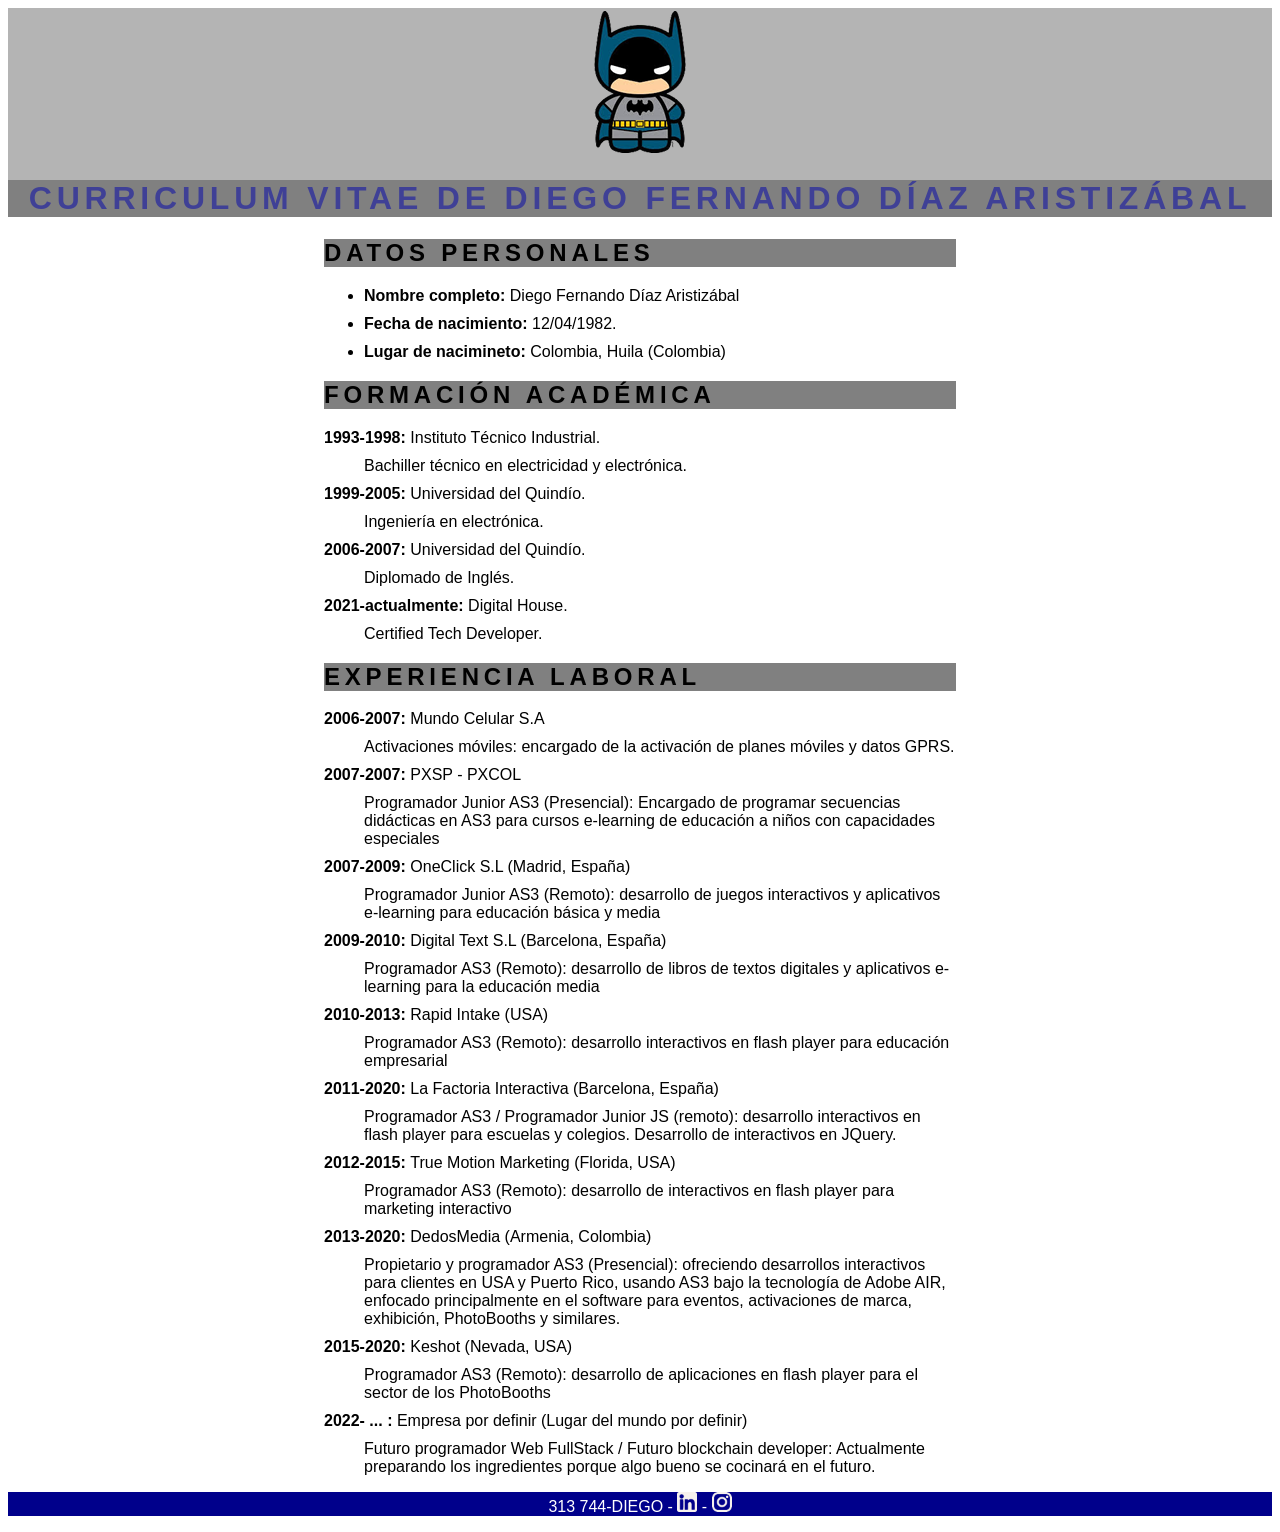
<file: Clase 5/index.html>
<!DOCTYPE html>
<html>

<head>
    <meta charset='utf-8'>
    <meta http-equiv='X-UA-Compatible' content='IE=edge'>
    <title>C.V Diego Fernando Díaz A.</title>
    <meta name='viewport' content='width=device-width, initial-scale=1'>
    <link rel='stylesheet' type='text/css' media='screen' href='css/style.css'>
</head>

<body>
    <header>
        <img class="img-background" src="img/batman.png" alt="imagen de Batman">
        <h1>
            CURRICULUM VITAE DE DIEGO FERNANDO DÍAZ ARISTIZÁBAL
        </h1>
    </header>
    <main>
        <section>
            <h2>DATOS PERSONALES</h2>
            <ul>
                <li><span class="bold">Nombre completo:</span> Diego Fernando Díaz Aristizábal</li>
                <li><span class="bold">Fecha de nacimiento:</span> 12/04/1982.</li>
                <li><span class="bold">Lugar de nacimineto:</span> Colombia, Huila  (Colombia)</li>
            </ul>
        </section>
        <section>
            <h2>FORMACIÓN ACADÉMICA</h2>
            <dl>
                <dt><span class="bold">1993-1998:</span> Instituto Técnico Industrial. </dt>
                <dd>Bachiller técnico en electricidad y electrónica.</dd>
                <dt><span class="bold">1999-2005:</span> Universidad del Quindío. </dt>
                <dd>Ingeniería en electrónica.</dd>
                <dt><span class="bold">2006-2007:</span> Universidad del Quindío.</dt>
                <dd>Diplomado de Inglés.</dd>
                <dt><span class="bold">2021-actualmente:</span> Digital House.</dt>
                <dd>Certified Tech Developer.</dd>
            </dl>
        </section>
        <section>
            <h2>EXPERIENCIA LABORAL</h2>
            <dl>
                <dt><span class="bold">2006-2007: </span>Mundo Celular S.A</dt>
                <dd>Activaciones móviles: encargado de la activación de planes móviles y datos GPRS.</dd>
                <dt><span class="bold">2007-2007: </span>PXSP - PXCOL</dt>
                <dd>Programador Junior AS3 (Presencial): Encargado de programar secuencias didácticas en AS3 para cursos e-learning de educación a niños con capacidades especiales</dd>
                <dt><span class="bold">2007-2009: </span>OneClick S.L (Madrid, España)</dt>
                <dd>Programador Junior AS3 (Remoto): desarrollo de juegos interactivos y aplicativos e-learning para educación básica y media</dd>
                <dt><span class="bold">2009-2010: </span>Digital Text S.L (Barcelona, España)</dt>
                <dd>Programador AS3 (Remoto): desarrollo de libros de textos digitales y aplicativos e-learning para la educación media</dd>
                <dt><span class="bold">2010-2013: </span>Rapid Intake (USA)</dt>
                <dd>Programador AS3 (Remoto): desarrollo interactivos en flash player para educación empresarial</dd>
                <dt><span class="bold">2011-2020: </span>La Factoria Interactiva (Barcelona, España)</dt>
                <dd>Programador AS3 / Programador Junior JS (remoto): desarrollo interactivos en flash player para escuelas y colegios. Desarrollo de interactivos en JQuery.</dd>
                <dt><span class="bold">2012-2015: </span>True Motion Marketing (Florida, USA)</dt>
                <dd>Programador AS3 (Remoto): desarrollo de interactivos en flash player para marketing interactivo</dd>
                <dt><span class="bold">2013-2020: </span>DedosMedia (Armenia, Colombia)</dt>
                <dd>Propietario y programador AS3 (Presencial): ofreciendo desarrollos interactivos para clientes en USA y Puerto Rico, usando AS3 bajo la tecnología de Adobe AIR, enfocado principalmente en el software para eventos, activaciones de marca, exhibición, PhotoBooths y similares.</dd>
                <dt><span class="bold">2015-2020: </span>Keshot (Nevada, USA)</dt>
                <dd>Programador AS3 (Remoto): desarrollo de aplicaciones en flash player para el sector de los PhotoBooths</dd>
                <dt><span class="bold">2022- ... : </span> Empresa por definir (Lugar del mundo por definir)</dt>
                <dd>Futuro programador Web FullStack / Futuro blockchain developer: Actualmente preparando los ingredientes porque algo bueno se cocinará en el futuro.</dd>
                
                
            </dl>
        </section>
    </main>
    <footer>
        <p>313 744-DIEGO - <a href="https://www.linkedin.com/in/dedosmedia/" target="_blank"><img src="img/ico_linkedin.png" alt="icono linkedin" class="footer-icon"></a> - <a href="https://www.instagram.com/dedosmedia/"><img src="img/ico_instagram.png" alt="icono instagram"  class="footer-icon"></a></p>
    </footer>

</body>

</html>
</file>
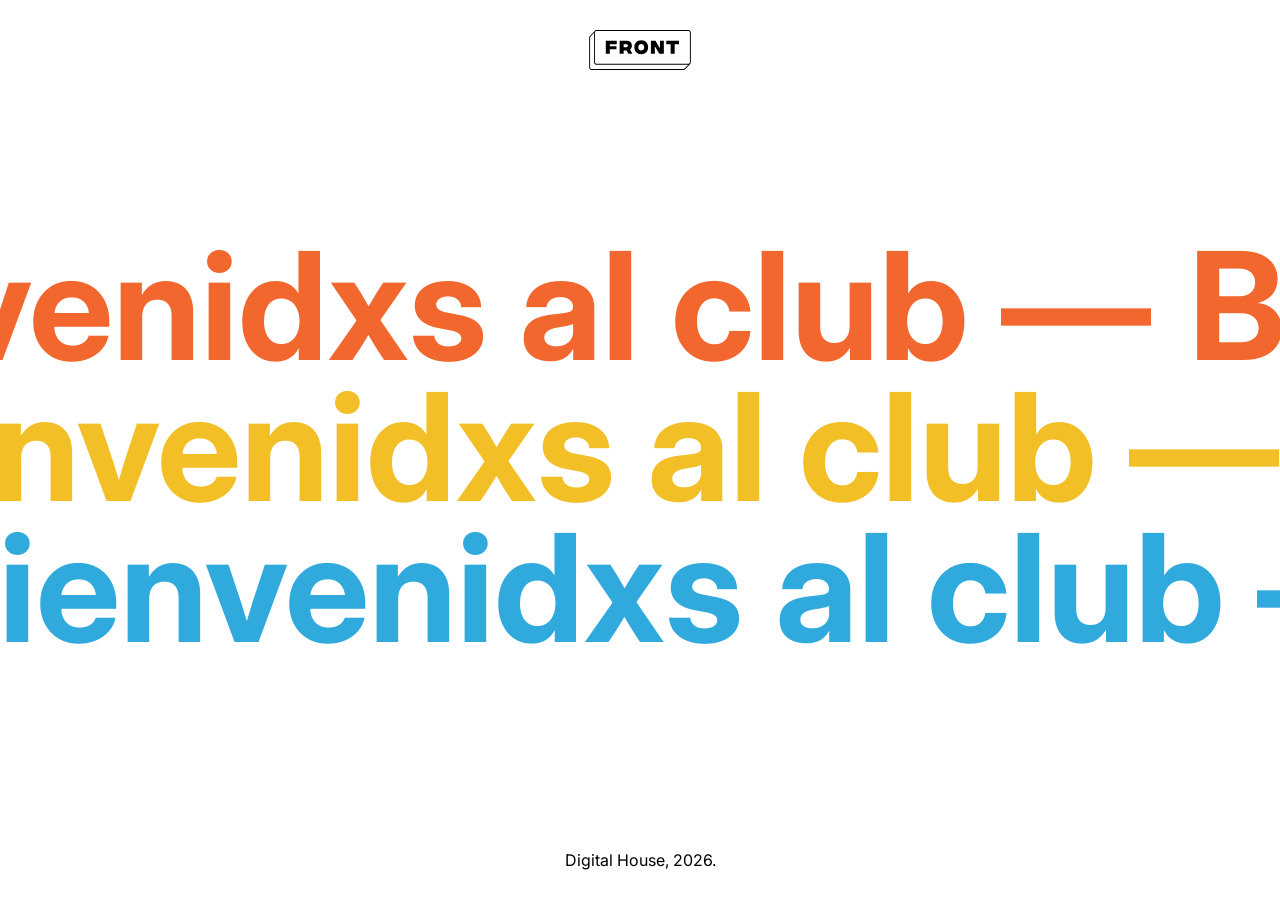
<file: Clase_2/index.html>
<!DOCTYPE html>
<html lang="en">
<head>
    <meta charset="UTF-8">
    <meta http-equiv="X-UA-Compatible" content="IE=edge">
    <meta name="viewport" content="width=device-width, initial-scale=1.0">
    <title>Document</title>
    <link rel="stylesheet" href="css/style.css">
</head>
<body>
    <div class="container">
        <header>
            <img class="logo" src="img/logo.svg" alt="">
        </header>
        <main>
            <div class="marquee">
                <div class="marquee__inner">
                    <span>Bienvenidxs al club —</span>
                    <span>Bienvenidxs al club —</span>
                    <span>Bienvenidxs al club —</span>
                    <span>Bienvenidxs al club —</span>
                </div>
            </div>
            <div class="marquee">
                <div class="marquee__inner">
                    <span>Bienvenidxs al club —</span>
                    <span>Bienvenidxs al club —</span>
                    <span>Bienvenidxs al club —</span>
                    <span>Bienvenidxs al club —</span>
                </div>
            </div>
            <div class="marquee">
                <div class="marquee__inner">
                    <span>Bienvenidxs al club —</span>
                    <span>Bienvenidxs al club —</span>
                    <span>Bienvenidxs al club —</span>
                    <span>Bienvenidxs al club —</span>
                </div>
            </div>
        </main>
        <footer></footer>
        <script>
            window.addEventListener('load', () => {
                let today = new Date();
                document.querySelector('footer').innerText = `Digital House, ${ today.getFullYear() }.`
            })
        </script>
    </div>
</body>
</html>
</file>
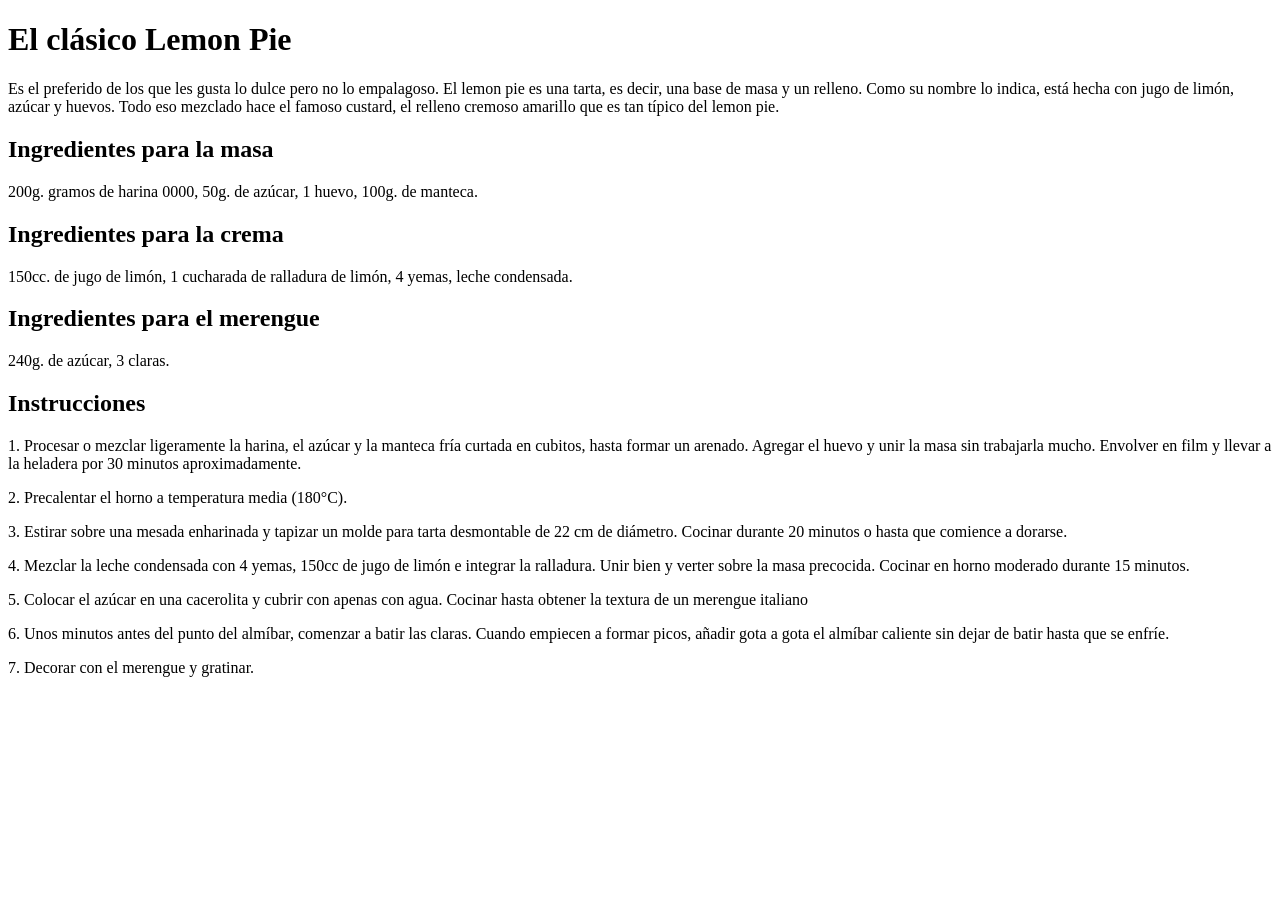
<file: Clase_3/index.html>
<!DOCTYPE html>
<html lang="en">
<head>
    <meta charset="UTF-8">
    <meta http-equiv="X-UA-Compatible" content="IE=edge">
    <meta name="viewport" content="width=device-width, initial-scale=1.0">
    <title>Document</title>
</head>
<body>


<h1>El clásico Lemon Pie</h1>
<p>Es el preferido de los que les gusta lo dulce pero no lo empalagoso. El lemon pie es una tarta, es decir, una base de masa y un relleno. Como su nombre lo indica, está hecha con jugo de limón, azúcar y huevos. Todo eso mezclado hace el famoso custard, el relleno cremoso amarillo que es tan típico del lemon pie.
</p>
<h2>Ingredientes para la masa</h2>
<p>200g. gramos de harina 0000, 50g. de azúcar, 1 huevo, 100g. de manteca.</p>
<h2>Ingredientes para la crema</h2>
<p>150cc. de jugo de limón, 1 cucharada de ralladura de limón, 4 yemas, leche condensada.
</p>
<h2>Ingredientes para el merengue</h2>
<p>240g. de azúcar, 3 claras.</p>
<h2>Instrucciones</h2>
<p>1. Procesar o mezclar ligeramente la harina, el azúcar y la manteca fría curtada en cubitos, hasta formar un arenado. Agregar el huevo y unir la masa sin trabajarla mucho. Envolver en film y llevar a la heladera por 30 minutos aproximadamente.</p>
<p>2. Precalentar el horno a temperatura media (180°C).</p>
<p>3. Estirar sobre una mesada enharinada y tapizar un molde para tarta desmontable de 22 cm de diámetro. Cocinar durante 20 minutos o hasta que comience a dorarse.</p>
<p>4. Mezclar la leche condensada con 4 yemas, 150cc de jugo de limón e integrar la ralladura. Unir bien y verter sobre la masa precocida. Cocinar en horno moderado durante 15 minutos.</p>
<p>5. Colocar el azúcar en una cacerolita y cubrir con apenas con agua. Cocinar hasta obtener la textura de un merengue italiano</p>
<p>6. Unos minutos antes del punto del almíbar, comenzar a batir las claras. Cuando empiecen a formar picos, añadir gota a gota el almíbar caliente sin dejar de batir hasta que se enfríe.</p>
<p>7. Decorar con el merengue y gratinar.</p>


</body>
</html>
</file>
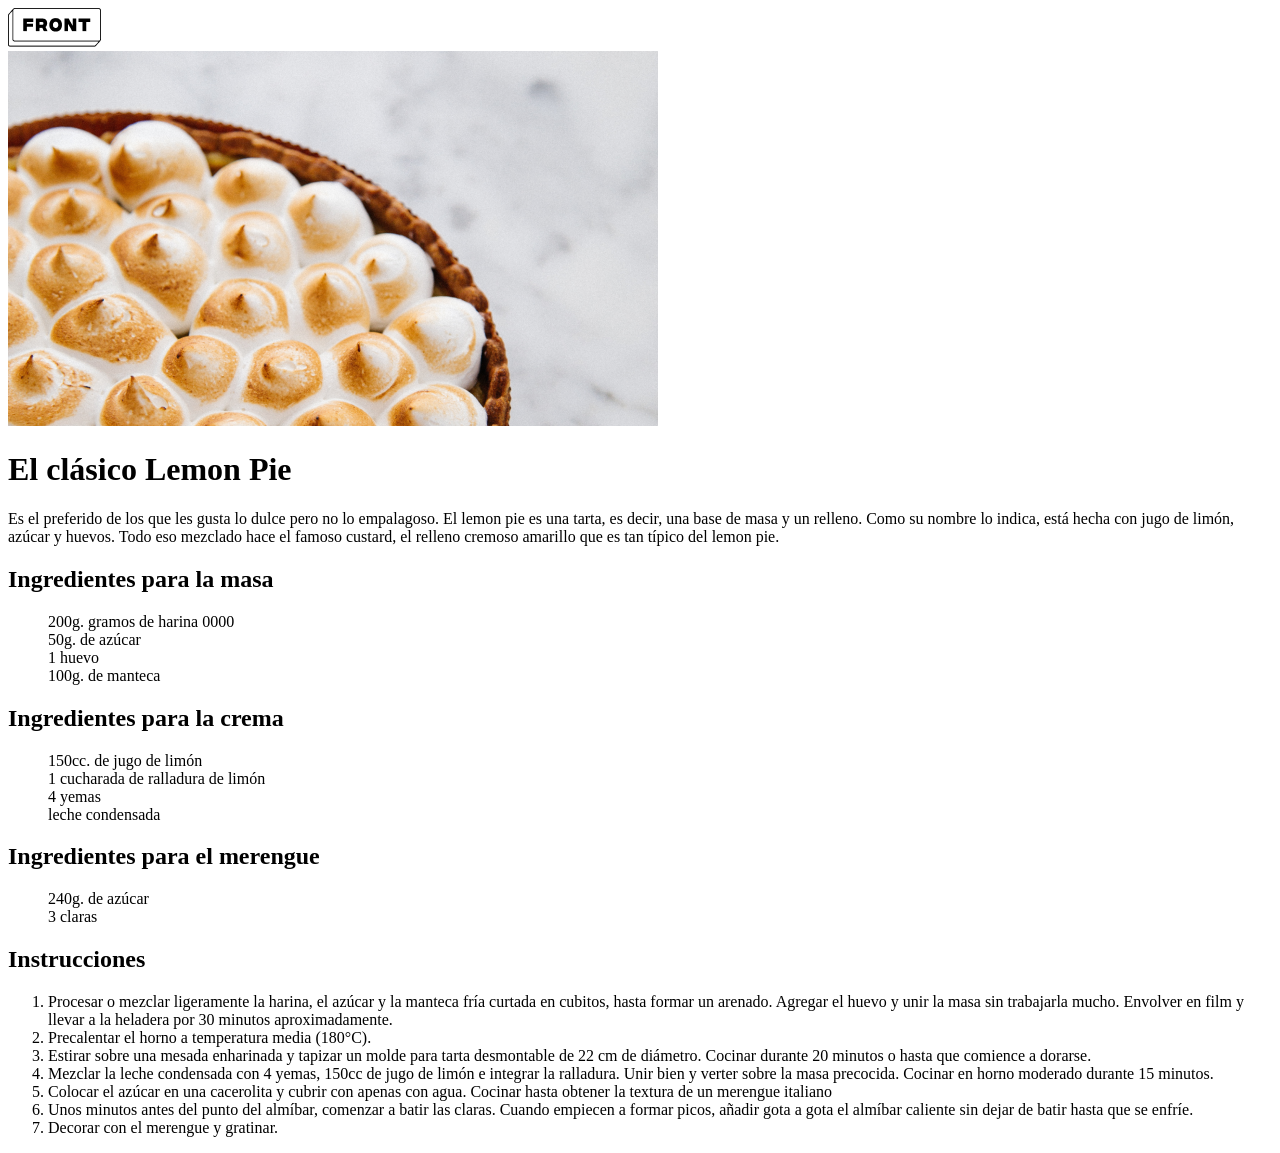
<file: Clase_4/index.html>
<!DOCTYPE html>
<html lang="en">
  <head>
    <meta charset="UTF-8" />
    <meta http-equiv="X-UA-Compatible" content="IE=edge" />
    <meta name="viewport" content="width=device-width, initial-scale=1.0" />
    <title>El clásico lemon pie</title>
  </head>
  <body>
    <header>
        
        <img src="img/logo-front.png" alt="imagen con el texto FRONT">
        <br>
        <img src="img/lemon-pie.png" alt="Foto con un pie de limón">
        <br>
      <h1>El clásico Lemon Pie</h1>
      <p>
        Es el preferido de los que les gusta lo dulce pero no lo empalagoso. El
        lemon pie es una tarta, es decir, una base de masa y un relleno. Como su
        nombre lo indica, está hecha con jugo de limón, azúcar y huevos. Todo
        eso mezclado hace el famoso custard, el relleno cremoso amarillo que es
        tan típico del lemon pie.
      </p>
    </header>
    <section>
      <h2>Ingredientes para la masa</h2>
	  <ul type="none">
			<li>200g. gramos de harina 0000</li>
			<li>50g. de azúcar</li>
			<li>1 huevo</li>
			<li>100g. de manteca</li>
      </ul>
      <h2>Ingredientes para la crema</h2>
	  <ul type="none">
		<li>150cc. de jugo de limón</li>
		<li>1 cucharada de ralladura de limón</li>
		<li>4 yemas</li>
		<li>leche condensada</li>
	  </ul>
      <h2>Ingredientes para el merengue</h2>      
	  <ul type="none">
		  <li>240g. de azúcar</li>
		  <li>3 claras</li>
	  </ul>
      <h2>Instrucciones</h2>
        <ol>
            <li>Procesar o mezclar ligeramente la harina, el azúcar y la manteca fría
                curtada en cubitos, hasta formar un arenado. Agregar el huevo y unir la
                masa sin trabajarla mucho. Envolver en film y llevar a la heladera por
                30 minutos aproximadamente.</li>
            <li>Precalentar el horno a temperatura media (180°C).</li>
            <li>Estirar sobre una mesada enharinada y tapizar un molde para tarta
                desmontable de 22 cm de diámetro. Cocinar durante 20 minutos o hasta que
                comience a dorarse.</li>
            <li>Mezclar la leche condensada con 4 yemas, 150cc de jugo de limón e
                integrar la ralladura. Unir bien y verter sobre la masa precocida.
                Cocinar en horno moderado durante 15 minutos.</li>
            <li>Colocar el azúcar en una cacerolita y cubrir con apenas con agua.
                Cocinar hasta obtener la textura de un merengue italiano</li>
            <li>Unos minutos antes del punto del almíbar, comenzar a batir las
                claras. Cuando empiecen a formar picos, añadir gota a gota el almíbar
                caliente sin dejar de batir hasta que se enfríe.</li>
            <li>Decorar con el merengue y gratinar.</li>
        </ol>

      </p>
    </section>
  </body>
</html>
</file>
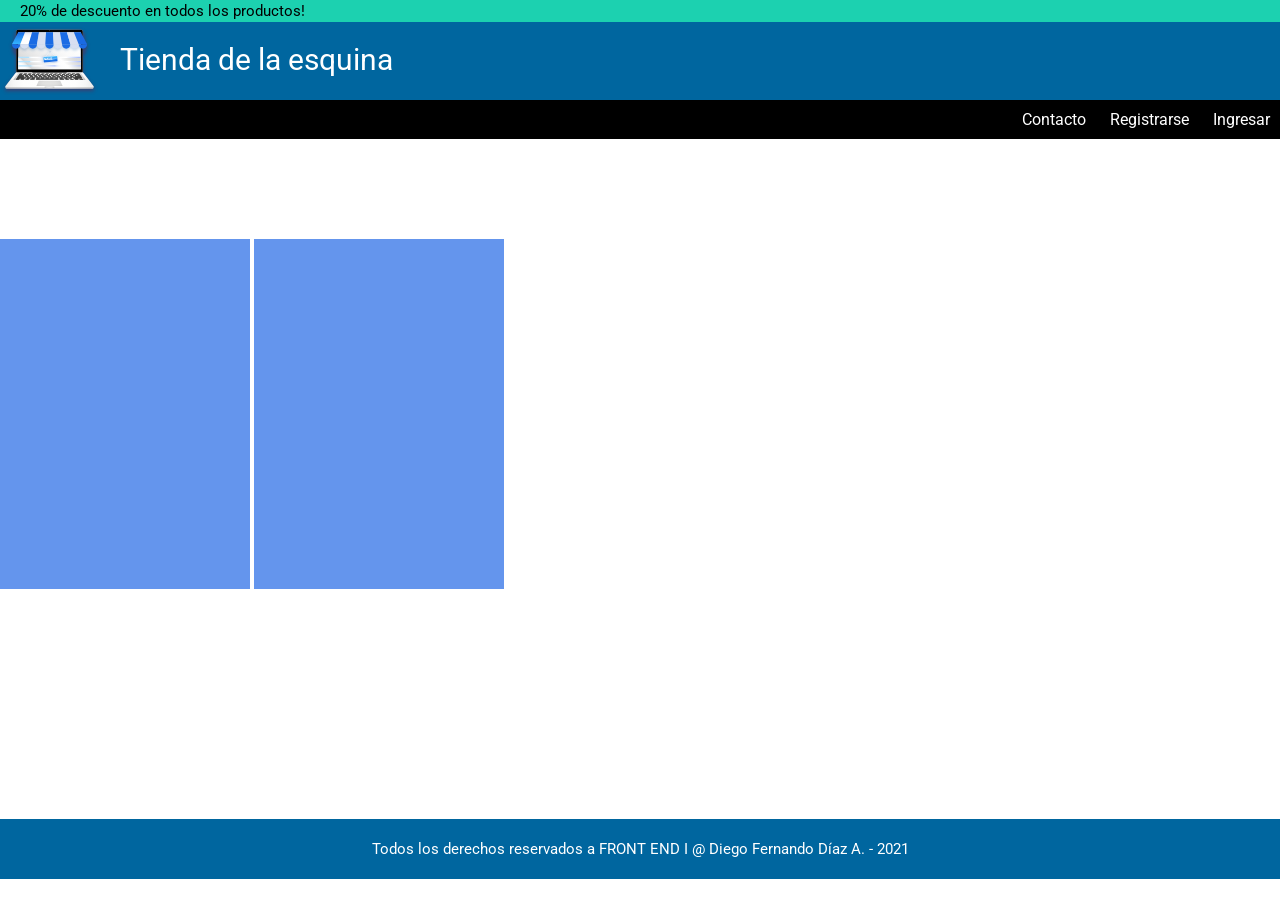
<file: Clase_9/index.html>
<!DOCTYPE html>
<html lang="es">
  <head>
    <meta charset="UTF-8" />
    <meta http-equiv="X-UA-Compatible" content="IE=edge" />
    <meta name="viewport" content="width=device-width, initial-scale=1.0" />
    <title>Tienda de la esquina - Home</title>

    <link rel="stylesheet" href="css/index.css" />
  </head>
  <body>
    <aside>
      <p>20% de descuento en todos los productos!</p>
    </aside>

    <header>
      <img src="images/logo.svg" alt="Logo de nuestra tienda" />
      <h1>Tienda de la esquina</h1>
    </header>
    <nav>
        <ul type="none">
          <li><a href="contacto.html">Contacto</a></li>
          <li><a href="register.html">Registrarse</a></li>
          <li><a href="login.html">Ingresar</a></li>
        </ul>
    </nav>

    <main>
        <div class="cards">
            <div class="card">
              <div class="images">
              </div>
              <div class="description"></div>
            </div>

            <div class="card">
              <div class="images">
              </div>
              <div class="description"></div>
            </div>
        </div>
        
    
    </main>

    <footer>
      <p>Todos los derechos reservados a FRONT END I @ Diego Fernando Díaz A. - 2021</p>
    </footer>
  </body>
</html>
</file>
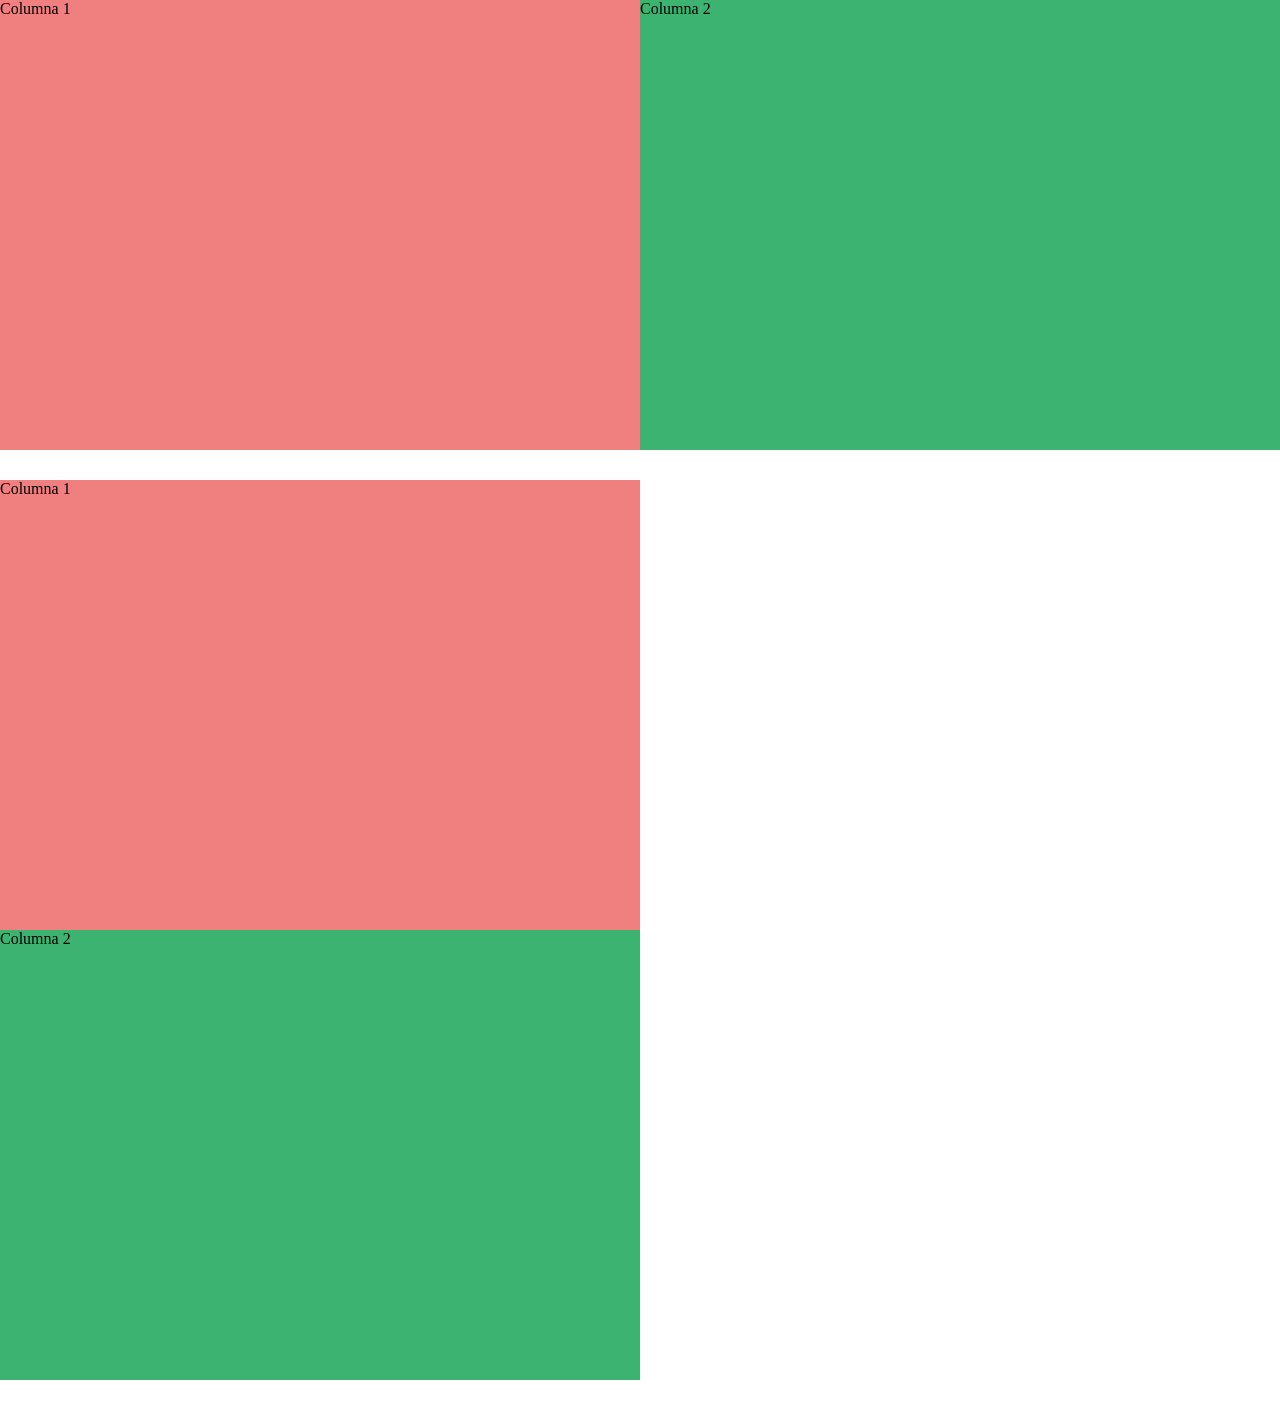
<file: Clase_10/dudas/index.html>
<!DOCTYPE html>
<html lang="en">
  <head>
    <meta charset="UTF-8" />
    <meta http-equiv="X-UA-Compatible" content="IE=edge" />
    <meta name="viewport" content="width=device-width, initial-scale=1.0" />
    <title>Prueba</title>
    <link rel="stylesheet" href="./css/style.css" />
  </head>
  <body>

      <section>
        <div class="column left">Columna 1</div><div class="column right">Columna 2</div>
      </section>
	  

      <section>
		<div class="column left">Columna 1</div>
		<div class="column right">Columna 2</div>
      </section>

  </body>
</html>
</file>
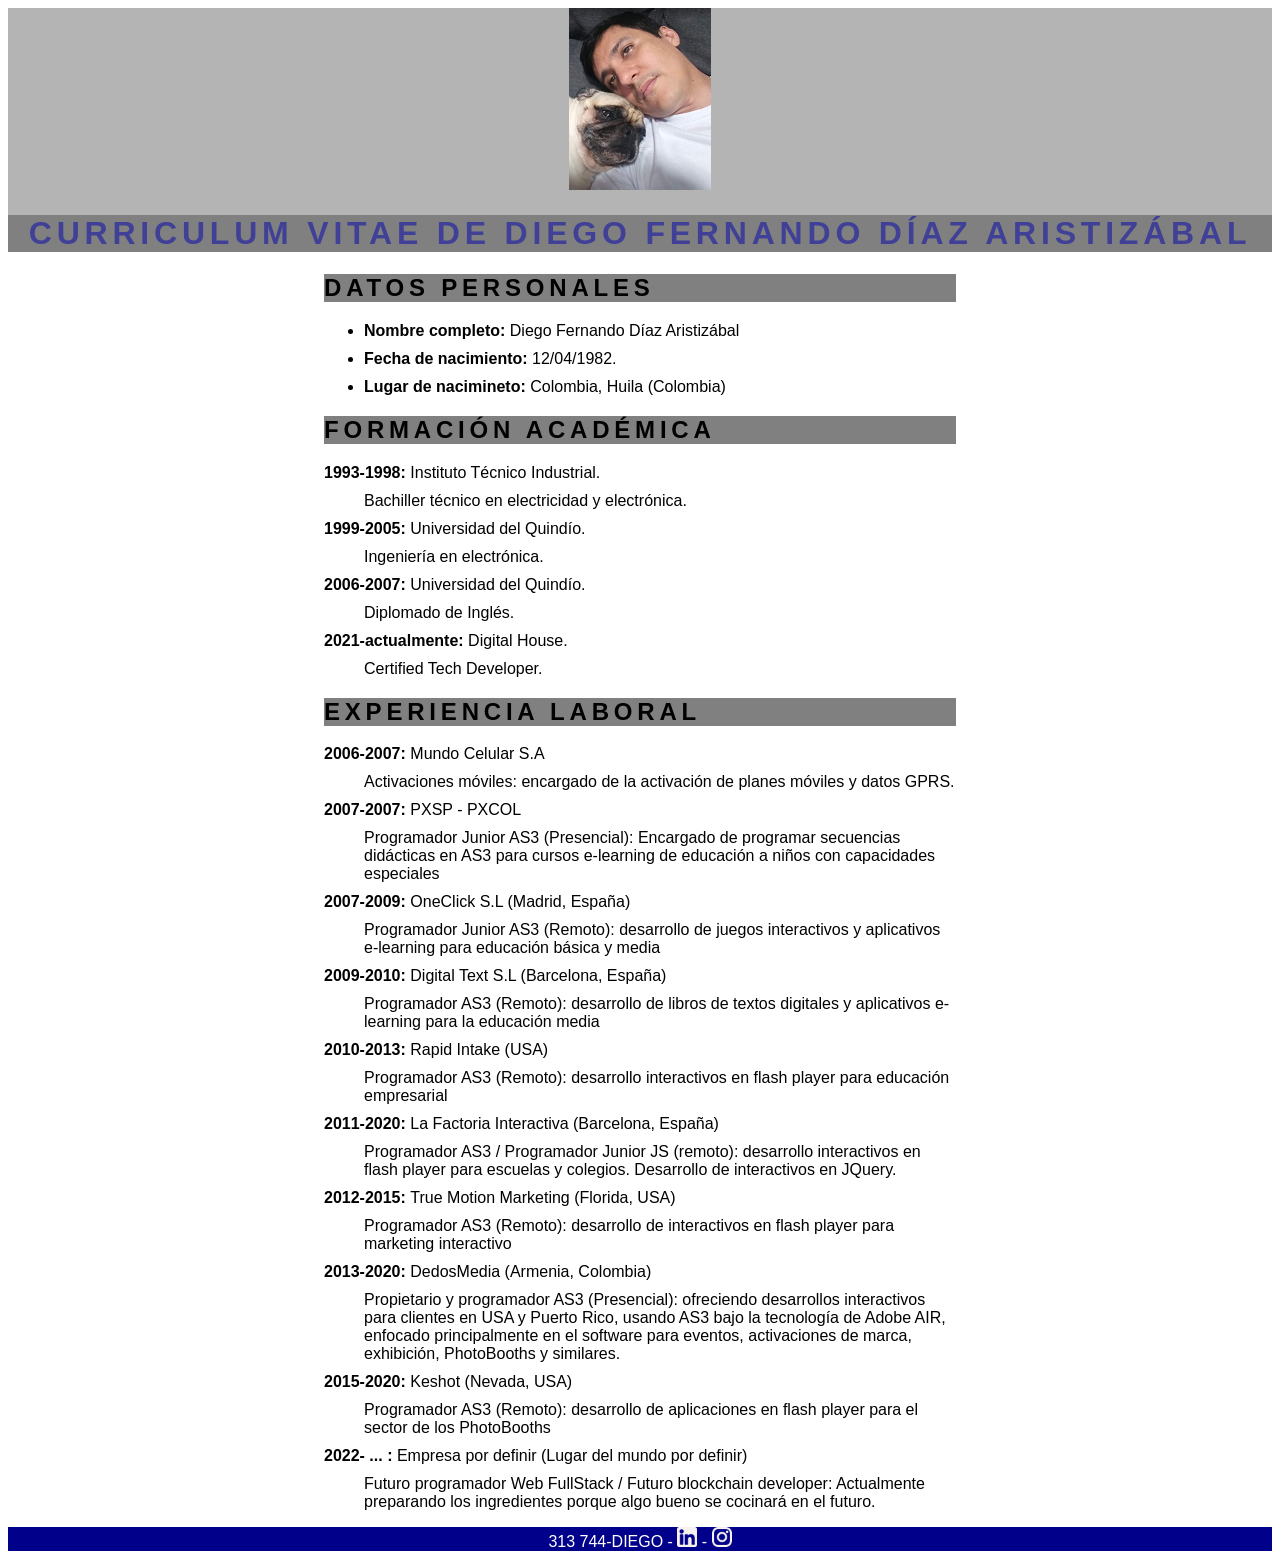
<file: Clase_5/CV/index.html>
<!DOCTYPE html>
<html>

<head>
    <meta charset='utf-8'>
    <meta http-equiv='X-UA-Compatible' content='IE=edge'>
    <title>C.V Diego Fernando Díaz A.</title>
    <meta name='viewport' content='width=device-width, initial-scale=1'>
    <link rel='stylesheet' type='text/css' media='screen' href='css/style.css'>
</head>

<body>
    <header>
        <img class="img-background" src="img/diego.png" alt="imagen de Batman">
        <h1>
            CURRICULUM VITAE DE DIEGO FERNANDO DÍAZ ARISTIZÁBAL
        </h1>
    </header>
    <main>
        <section>
            <h2>DATOS PERSONALES</h2>
            <ul>
                <li><span class="bold">Nombre completo:</span> Diego Fernando Díaz Aristizábal</li>
                <li><span class="bold">Fecha de nacimiento:</span> 12/04/1982.</li>
                <li><span class="bold">Lugar de nacimineto:</span> Colombia, Huila  (Colombia)</li>
            </ul>
        </section>
        <section>
            <h2>FORMACIÓN ACADÉMICA</h2>
            <dl>
                <dt><span class="bold">1993-1998:</span> Instituto Técnico Industrial. </dt>
                <dd>Bachiller técnico en electricidad y electrónica.</dd>
                <dt><span class="bold">1999-2005:</span> Universidad del Quindío. </dt>
                <dd>Ingeniería en electrónica.</dd>
                <dt><span class="bold">2006-2007:</span> Universidad del Quindío.</dt>
                <dd>Diplomado de Inglés.</dd>
                <dt><span class="bold">2021-actualmente:</span> Digital House.</dt>
                <dd>Certified Tech Developer.</dd>
            </dl>
        </section>
        <section>
            <h2>EXPERIENCIA LABORAL</h2>
            <dl>
                <dt><span class="bold">2006-2007: </span>Mundo Celular S.A</dt>
                <dd>Activaciones móviles: encargado de la activación de planes móviles y datos GPRS.</dd>
                <dt><span class="bold">2007-2007: </span>PXSP - PXCOL</dt>
                <dd>Programador Junior AS3 (Presencial): Encargado de programar secuencias didácticas en AS3 para cursos e-learning de educación a niños con capacidades especiales</dd>
                <dt><span class="bold">2007-2009: </span>OneClick S.L (Madrid, España)</dt>
                <dd>Programador Junior AS3 (Remoto): desarrollo de juegos interactivos y aplicativos e-learning para educación básica y media</dd>
                <dt><span class="bold">2009-2010: </span>Digital Text S.L (Barcelona, España)</dt>
                <dd>Programador AS3 (Remoto): desarrollo de libros de textos digitales y aplicativos e-learning para la educación media</dd>
                <dt><span class="bold">2010-2013: </span>Rapid Intake (USA)</dt>
                <dd>Programador AS3 (Remoto): desarrollo interactivos en flash player para educación empresarial</dd>
                <dt><span class="bold">2011-2020: </span>La Factoria Interactiva (Barcelona, España)</dt>
                <dd>Programador AS3 / Programador Junior JS (remoto): desarrollo interactivos en flash player para escuelas y colegios. Desarrollo de interactivos en JQuery.</dd>
                <dt><span class="bold">2012-2015: </span>True Motion Marketing (Florida, USA)</dt>
                <dd>Programador AS3 (Remoto): desarrollo de interactivos en flash player para marketing interactivo</dd>
                <dt><span class="bold">2013-2020: </span>DedosMedia (Armenia, Colombia)</dt>
                <dd>Propietario y programador AS3 (Presencial): ofreciendo desarrollos interactivos para clientes en USA y Puerto Rico, usando AS3 bajo la tecnología de Adobe AIR, enfocado principalmente en el software para eventos, activaciones de marca, exhibición, PhotoBooths y similares.</dd>
                <dt><span class="bold">2015-2020: </span>Keshot (Nevada, USA)</dt>
                <dd>Programador AS3 (Remoto): desarrollo de aplicaciones en flash player para el sector de los PhotoBooths</dd>
                <dt><span class="bold">2022- ... : </span> Empresa por definir (Lugar del mundo por definir)</dt>
                <dd>Futuro programador Web FullStack / Futuro blockchain developer: Actualmente preparando los ingredientes porque algo bueno se cocinará en el futuro.</dd>
                
                
            </dl>
        </section>
    </main>
    <footer>
        <p>313 744-DIEGO - <a href="https://www.linkedin.com/in/dedosmedia/" target="_blank"><img src="img/ico_linkedin.png" alt="icono linkedin" class="footer-icon"></a> - <a href="https://www.instagram.com/dedosmedia/"><img src="img/ico_instagram.png" alt="icono instagram"  class="footer-icon"></a></p>
    </footer>

</body>

</html>
</file>
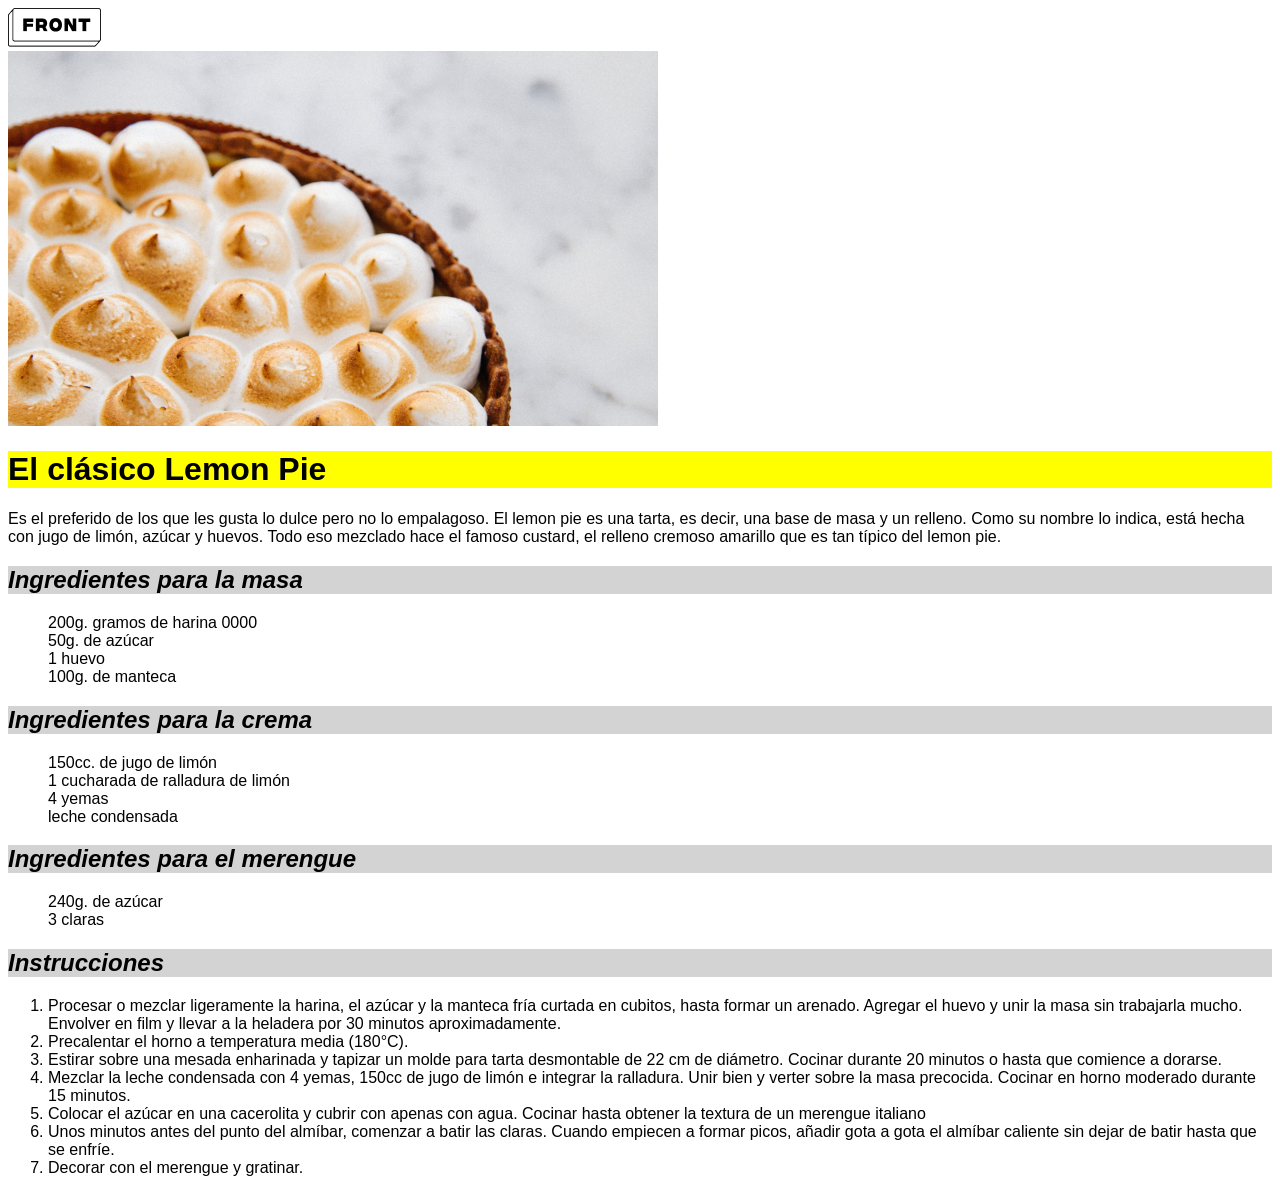
<file: Clase_5/LemonPie/index.html>
<!DOCTYPE html>
<html lang="en">
  <head>
    <meta charset="UTF-8" />
    <meta http-equiv="X-UA-Compatible" content="IE=edge" />
    <meta name="viewport" content="width=device-width, initial-scale=1.0" />
    <title>El clásico lemon pie</title>
    <link rel="stylesheet" href="css/style.css"/>
  </head>
  <body>
    <header>
        
        <img src="img/logo-front.png" alt="imagen con el texto FRONT">
        <br>
        <img src="img/lemon-pie.png" alt="Foto con un pie de limón">
        <br>
      <h1>El clásico Lemon Pie</h1>
      <p>
        Es el preferido de los que les gusta lo dulce pero no lo empalagoso. El
        lemon pie es una tarta, es decir, una base de masa y un relleno. Como su
        nombre lo indica, está hecha con jugo de limón, azúcar y huevos. Todo
        eso mezclado hace el famoso custard, el relleno cremoso amarillo que es
        tan típico del lemon pie.
      </p>
    </header>
    <section>
      <h2>Ingredientes para la masa</h2>
        <ul type="none">
            <li>200g. gramos de harina 0000</li>
            <li>50g. de azúcar</li>
            <li>1 huevo</li>
            <li>100g. de manteca</li>
        </ul>
      <h2>Ingredientes para la crema</h2>
          <ul type="none">
            <li>150cc. de jugo de limón</li>
            <li>1 cucharada de ralladura de limón</li>
            <li>4 yemas</li>
            <li>leche condensada</li>
          </ul>
      <h2>Ingredientes para el merengue</h2>
          <ul type="none">
              <li>240g. de azúcar</li>
              <li>3 claras</li>
          </ul>
      <h2>Instrucciones</h2>
        <ol>
            <li>Procesar o mezclar ligeramente la harina, el azúcar y la manteca fría
                curtada en cubitos, hasta formar un arenado. Agregar el huevo y unir la
                masa sin trabajarla mucho. Envolver en film y llevar a la heladera por
                30 minutos aproximadamente.</li>
            <li>Precalentar el horno a temperatura media (180°C).</li>
            <li>Estirar sobre una mesada enharinada y tapizar un molde para tarta
                desmontable de 22 cm de diámetro. Cocinar durante 20 minutos o hasta que
                comience a dorarse.</li>
            <li>Mezclar la leche condensada con 4 yemas, 150cc de jugo de limón e
                integrar la ralladura. Unir bien y verter sobre la masa precocida.
                Cocinar en horno moderado durante 15 minutos.</li>
            <li>Colocar el azúcar en una cacerolita y cubrir con apenas con agua.
                Cocinar hasta obtener la textura de un merengue italiano</li>
            <li>Unos minutos antes del punto del almíbar, comenzar a batir las
                claras. Cuando empiecen a formar picos, añadir gota a gota el almíbar
                caliente sin dejar de batir hasta que se enfríe.</li>
            <li>Decorar con el merengue y gratinar.</li>
        </ol>

      </p>
    </section>
  </body>
</html>
</file>
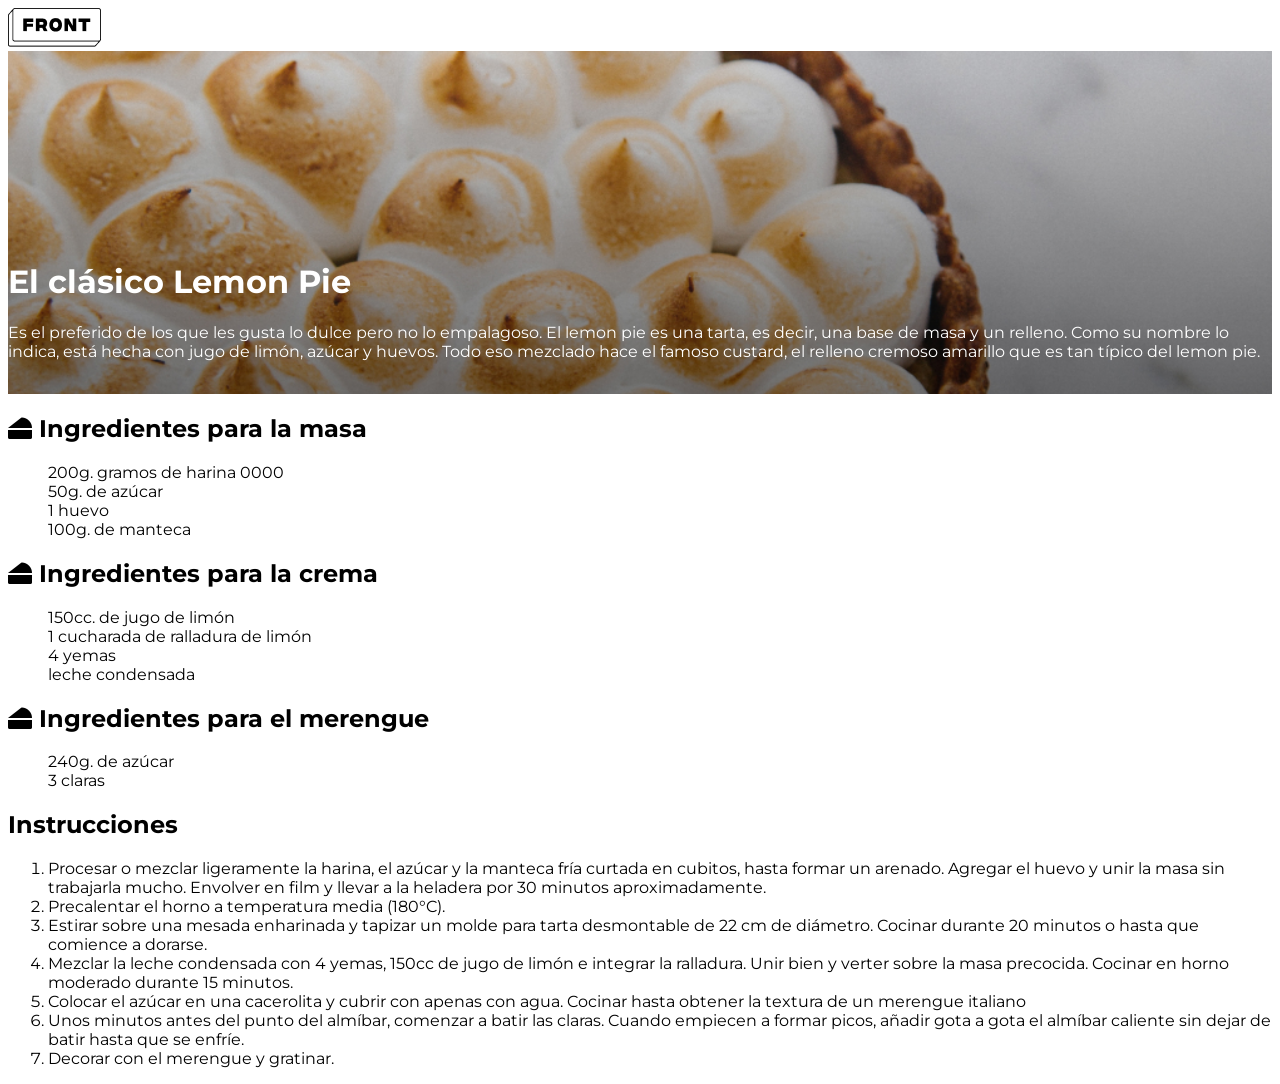
<file: Clase_6/LemonPie/index.html>
<!DOCTYPE html>
<html lang="es">
  <head>
    <meta charset="UTF-8" />
    <meta http-equiv="X-UA-Compatible" content="IE=edge" />
    <meta name="viewport" content="width=device-width, initial-scale=1.0" />
    <title>El clásico lemon pie</title>
    <link href="css/style.css" rel="stylesheet"/>
    
    <link rel="preconnect" href="https://fonts.gstatic.com">
    <link href="https://fonts.googleapis.com/css2?family=Montserrat&display=swap" rel="stylesheet">
    <link rel="stylesheet" href="https://pro.fontawesome.com/releases/v5.10.0/css/all.css" integrity="sha384-AYmEC3Yw5cVb3ZcuHtOA93w35dYTsvhLPVnYs9eStHfGJvOvKxVfELGroGkvsg+p" crossorigin="anonymous"/>

  </head>
  <body>
    <header>
        <img src="img/logo-front.png" alt="imagen con el texto FRONT">
        <br>
        <div class="header-background">
          <br>
          <br>
          <br>
          <br>
          <br>
          <br>
          <br>
          <br>
          <br>
          <br>

          <h1>El clásico Lemon Pie</h1>
          <p>
            Es el preferido de los que les gusta lo dulce pero no lo empalagoso. El
            lemon pie es una tarta, es decir, una base de masa y un relleno. Como su
            nombre lo indica, está hecha con jugo de limón, azúcar y huevos. Todo
            eso mezclado hace el famoso custard, el relleno cremoso amarillo que es
            tan típico del lemon pie.
          </p>
        </div>
    </header>
    <section>
      <h2><i class="fas fa-cheese"></i> Ingredientes para la masa</h2>
        <ul type="none">
            <li>200g. gramos de harina 0000</li>
            <li>50g. de azúcar</li>
            <li>1 huevo</li>
            <li>100g. de manteca</li>
        </ul>
      <h2><i class="fas fa-cheese"></i> Ingredientes para la crema</h2>
          <ul type="none">
            <li>150cc. de jugo de limón</li>
            <li>1 cucharada de ralladura de limón</li>
            <li>4 yemas</li>
            <li>leche condensada</li>
          </ul>
      <h2><i class="fas fa-cheese"></i> Ingredientes para el merengue</h2>
          <ul type="none">
              <li>240g. de azúcar</li>
              <li>3 claras</li>
          </ul>
      <h2>Instrucciones</h2>
        <ol>
            <li>Procesar o mezclar ligeramente la harina, el azúcar y la manteca fría
                curtada en cubitos, hasta formar un arenado. Agregar el huevo y unir la
                masa sin trabajarla mucho. Envolver en film y llevar a la heladera por
                30 minutos aproximadamente.</li>
            <li>Precalentar el horno a temperatura media (180°C).</li>
            <li>Estirar sobre una mesada enharinada y tapizar un molde para tarta
                desmontable de 22 cm de diámetro. Cocinar durante 20 minutos o hasta que
                comience a dorarse.</li>
            <li>Mezclar la leche condensada con 4 yemas, 150cc de jugo de limón e
                integrar la ralladura. Unir bien y verter sobre la masa precocida.
                Cocinar en horno moderado durante 15 minutos.</li>
            <li>Colocar el azúcar en una cacerolita y cubrir con apenas con agua.
                Cocinar hasta obtener la textura de un merengue italiano</li>
            <li>Unos minutos antes del punto del almíbar, comenzar a batir las
                claras. Cuando empiecen a formar picos, añadir gota a gota el almíbar
                caliente sin dejar de batir hasta que se enfríe.</li>
            <li>Decorar con el merengue y gratinar.</li>
        </ol>

      </p>
    </section>
  </body>
</html>
</file>
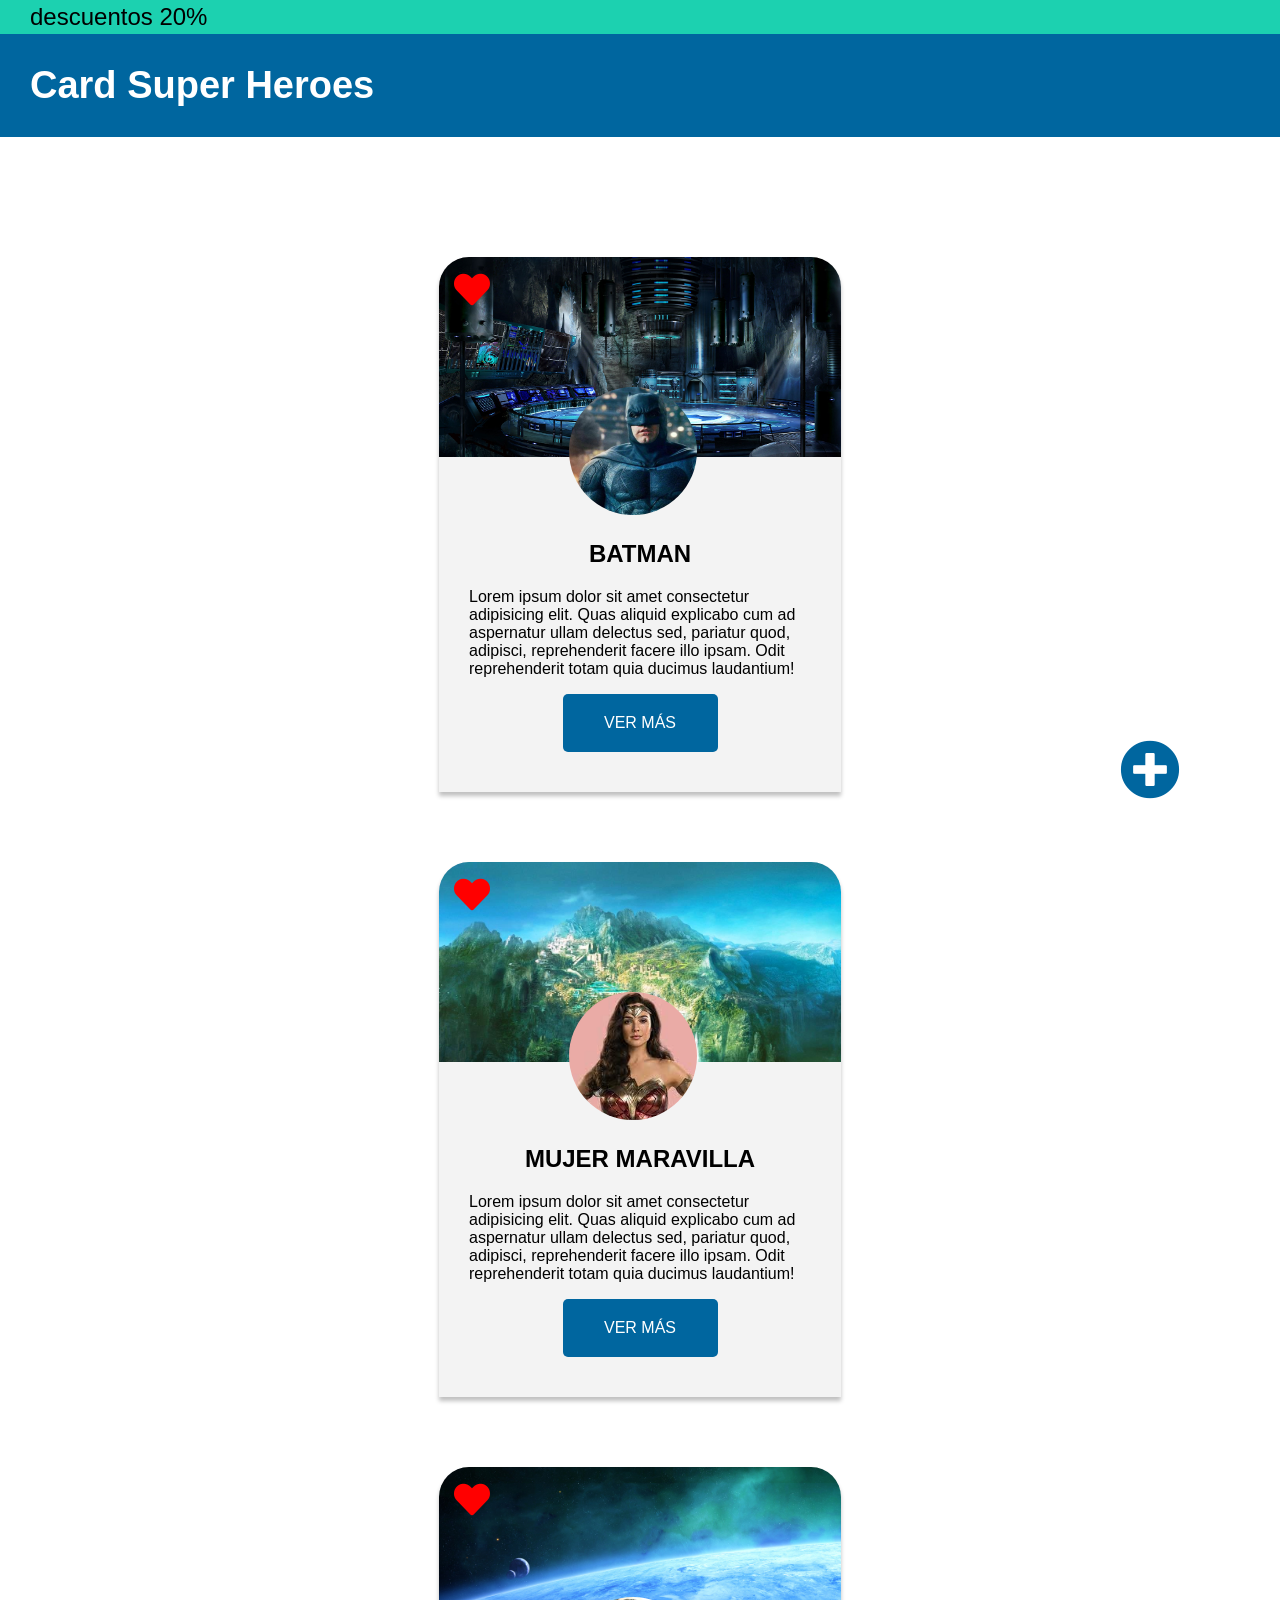
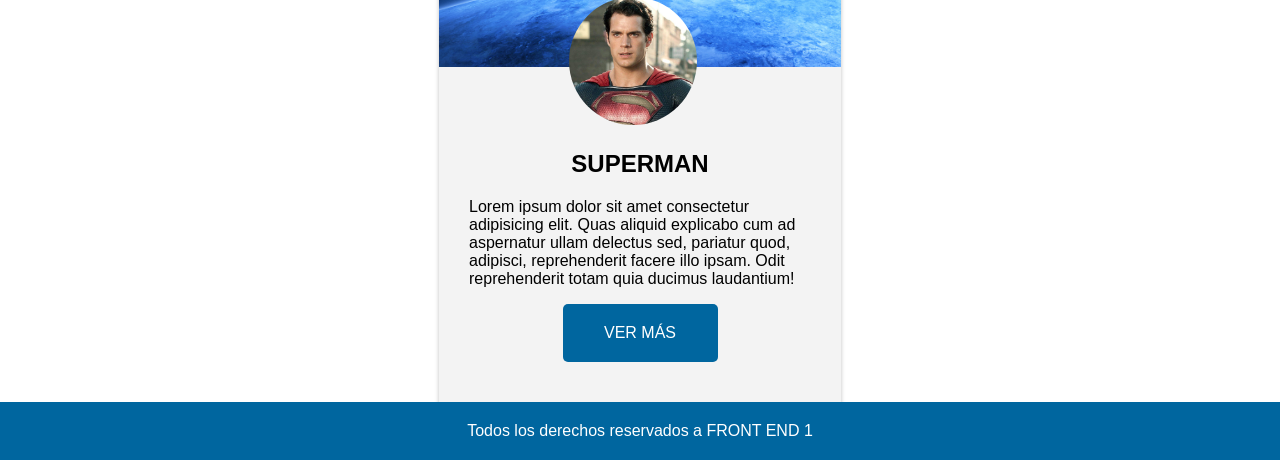
<file: Clase_7/Ejercicio/index.html>
<!DOCTYPE html>
<html lang="es">
  <head>
    <meta charset="UTF-8" />
    <meta http-equiv="X-UA-Compatible" content="IE=edge" />
    <meta name="viewport" content="width=device-width, initial-scale=1.0" />
    <title>Superheroes</title>
    <link rel="stylesheet" href="css/style.css" />
    <link
      rel="stylesheet"
      href="https://pro.fontawesome.com/releases/v5.10.0/css/all.css"
      integrity="sha384-AYmEC3Yw5cVb3ZcuHtOA93w35dYTsvhLPVnYs9eStHfGJvOvKxVfELGroGkvsg+p"
      crossorigin="anonymous"
    />
  </head>

  <body>
    <aside>descuentos 20% </aside>
    <header>
      <h1 class="titulo-principal">Card Super Heroes</h1>
    </header>
    <main>
      <section>
        <article class="superheroe-card">
          <div class="card-image background1">
              <i class="fas fa-heart"></i>
              <div class="hero1"></div>
          </div>
          <div class="superhero-details">
            <h2 class="subtitulo-article">Batman</h2>
            <p class="parrafo">
              Lorem ipsum dolor sit amet <span>consectetur</span> adipisicing elit. Quas
              aliquid explicabo cum ad aspernatur ullam delectus sed, pariatur
              quod, adipisci, reprehenderit facere illo ipsam. Odit
              reprehenderit totam quia ducimus laudantium!
            </p>
            <div class="boton-ver-mas">VER MÁS</div>
          </div>
        </article>

        <article class="superheroe-card">
            <div class="card-image background2">
                <i class="fas fa-heart"></i>
                <div class="hero2"></div>
            </div>
            <div class="superhero-details">
              <h2 class="subtitulo-article">Mujer Maravilla</h2>
              <p class="parrafo">
                Lorem ipsum dolor sit amet consectetur adipisicing elit. Quas
                aliquid explicabo cum ad aspernatur ullam delectus sed, pariatur
                quod, adipisci, reprehenderit facere illo ipsam. Odit
                reprehenderit totam quia ducimus laudantium!
              </p>
              <div class="boton-ver-mas">VER MÁS</div>
            </div>
          </article>

          <article class="superheroe-card">
            <div class="card-image background3">
                <i class="fas fa-heart"></i>
                <div class="hero3"></div>
            </div>
            <div class="superhero-details">
              <h2 class="subtitulo-article">Superman</h2>
              <p class="parrafo">
                Lorem ipsum dolor sit amet consectetur adipisicing elit. Quas
                aliquid explicabo cum ad aspernatur ullam delectus sed, pariatur
                quod, adipisci, reprehenderit facere illo ipsam. Odit
                reprehenderit totam quia ducimus laudantium!
              </p>
              <div class="boton-ver-mas">VER MÁS</div>
            </div>
          </article>
      </section>
      <section>
        <i class="fas fa-plus-circle"></i>
      </section>
    </main>
    <footer class="footer">Todos los derechos reservados a FRONT END 1</footer>
  </body>
</html>
</file>
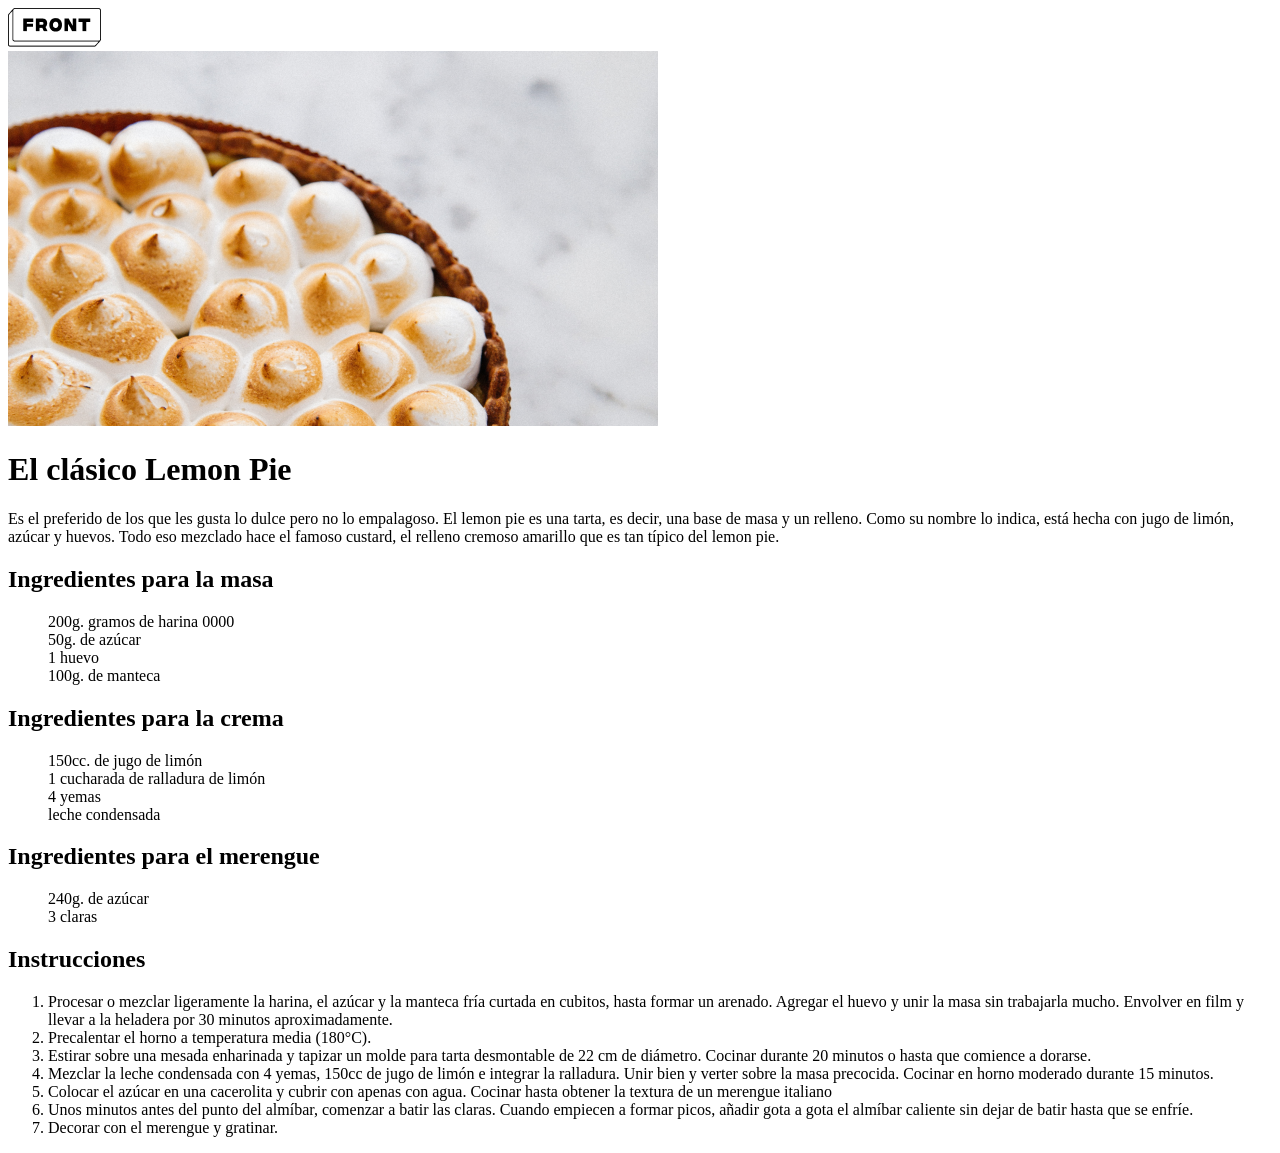
<file: Clase 4/ejercitacion_respuesta.html>
<!DOCTYPE html>
<html lang="en">
  <head>
    <meta charset="UTF-8" />
    <meta http-equiv="X-UA-Compatible" content="IE=edge" />
    <meta name="viewport" content="width=device-width, initial-scale=1.0" />
    <title>El clásico lemon pie</title>
  </head>
  <body>
    <header>
        
        <img src="img/logo-front.png" alt="imagen con el texto FRONT">
        <br>
        <img src="img/lemon-pie.png" alt="Foto con un pie de limón">
        <br>
      <h1>El clásico Lemon Pie</h1>
      <p>
        Es el preferido de los que les gusta lo dulce pero no lo empalagoso. El
        lemon pie es una tarta, es decir, una base de masa y un relleno. Como su
        nombre lo indica, está hecha con jugo de limón, azúcar y huevos. Todo
        eso mezclado hace el famoso custard, el relleno cremoso amarillo que es
        tan típico del lemon pie.
      </p>
    </header>
    <section>
      <h2>Ingredientes para la masa</h2>
      <p>
        <ul type="none">
            <li>200g. gramos de harina 0000</li>
            <li>50g. de azúcar</li>
            <li>1 huevo</li>
            <li>100g. de manteca</li>
        </ul>
      </p>
      <h2>Ingredientes para la crema</h2>
      <p>
          <ul type="none">
            <li>150cc. de jugo de limón</li>
            <li>1 cucharada de ralladura de limón</li>
            <li>4 yemas</li>
            <li>leche condensada</li>
          </ul>
      </p>
      <h2>Ingredientes para el merengue</h2>
      <p>
          <ul type="none">
              <li>240g. de azúcar</li>
              <li>3 claras</li>
          </ul>
    </p>
      <h2>Instrucciones</h2>
        <ol>
            <li>Procesar o mezclar ligeramente la harina, el azúcar y la manteca fría
                curtada en cubitos, hasta formar un arenado. Agregar el huevo y unir la
                masa sin trabajarla mucho. Envolver en film y llevar a la heladera por
                30 minutos aproximadamente.</li>
            <li>Precalentar el horno a temperatura media (180°C).</li>
            <li>Estirar sobre una mesada enharinada y tapizar un molde para tarta
                desmontable de 22 cm de diámetro. Cocinar durante 20 minutos o hasta que
                comience a dorarse.</li>
            <li>Mezclar la leche condensada con 4 yemas, 150cc de jugo de limón e
                integrar la ralladura. Unir bien y verter sobre la masa precocida.
                Cocinar en horno moderado durante 15 minutos.</li>
            <li>Colocar el azúcar en una cacerolita y cubrir con apenas con agua.
                Cocinar hasta obtener la textura de un merengue italiano</li>
            <li>Unos minutos antes del punto del almíbar, comenzar a batir las
                claras. Cuando empiecen a formar picos, añadir gota a gota el almíbar
                caliente sin dejar de batir hasta que se enfríe.</li>
            <li>Decorar con el merengue y gratinar.</li>
        </ol>

      </p>
    </section>
  </body>
</html>
</file>
<file: Clase 5/css/style.css>
body {
    font-family:Verdana, Geneva, Tahoma, sans-serif;
}

h1, h2 {
    letter-spacing: 0.3rem;
    background-color: gray;
}


h1 {
   color: rgb(63, 64, 150)
}

header {
    text-align: center;
    background-color: rgb(180,180,180);
}

main {    
    width: 50%;
    margin: auto;
    
}

footer {
    background-color: darkblue;
    color: white;
    text-align: center;
    margin: auto;
}

.bold {
    font-weight: bold;
}

.footer-icon {
    width: 20px;
}

dl *, ul * {
    margin-bottom: 10px;
}
</file>
<file: Clase_2/css/style.css>
@import url('https://fonts.googleapis.com/css2?family=Inter:wght@500;700&display=swap');

:root {
    --brand-orange: #F2672E;
    --brand-yellow: #F2BF26;
    --brand-blue: #30AADD;
}

* {
    box-sizing: border-box;
    margin: 0;
    font-family: 'Inter'
}

body {}

.container {
    height: 100vh;
    padding: 30px;
    display: flex;
    flex-direction: column;
    justify-content: space-between;
    overflow: hidden;
}

header {
    display: flex;
    justify-content: center;
}

header .logo {
    height: 40px;
    
}

main {
    margin-top: -3vh;
}

main .marquee {
    font-size: 150px;
    font-weight: bold;
}

main .marquee .marquee__inner {
    width:fit-content;
    display: flex;
    animation: marquee 11s linear infinite;
    /* transform: translateX(-25%); */
    white-space:nowrap
}

main .marquee .marquee__inner span {
    margin-right: 0.25em;
}

main .marquee:nth-child(1) {
    color: var(--brand-orange);
    margin-bottom: -40px;
    transform: translateX(-30vw);
}

main .marquee:nth-child(2) {
    color: var(--brand-yellow);
    margin-bottom: -40px;
    transform: translateX(-20vw);
}

main .marquee:nth-child(3) {
    color: var(--brand-blue);
    transform: translateX(-10vw);
}

@keyframes marquee {
    0% {
        transform: translateX(0%)
    }
    100% {
        transform: translateX(-25%)
    }
}

main .marquee .marquee__inner span {
    
}

footer {
    display: flex;
    justify-content: center;
}
</file>
<file: Clase_9/css/index.css>
/*
  PROFES:
  1. No me gustó centrar veticalmente ese h1 (selector "header h1"), con position absolute.
  ¿Con las herramientas que conocemos actualmente, había otra manera mejor de hacerlo?


  2. En el button submit, no sé porq al presionarlo me sale un borde negro.
*/

@import url("./common.css");

/***********************************
**
    NAV
**
************************************/
nav {
  text-align: right;
  background-color: black;
}

li {
  display: inline-block;
  margin: 10px;
}

a {
  color: white;
}


main {
  height: 680px;
}

div.cards{
  display: inline-block;
  margin: 100px auto;
}


div.card {
  display: inline-block;
  width: 250px;
  height: 350px;
  background-color: cornflowerblue;
}
</file>
<file: Clase_10/dudas/css/style.css>
* {
    box-sizing: border-box;
    margin: 0px;
}

section {
    margin-bottom: 30px;
}

.column {
    width: 50%;
    height: 450px;
    display: inline-block;
}

.left {
    background-color: lightcoral;
}

.right {
    background-color: mediumseagreen;
}
</file>
<file: Clase_5/CV/css/style.css>
body {
    font-family:Verdana, Geneva, Tahoma, sans-serif;
}

h1, h2 {
    letter-spacing: 0.3rem;
    background-color: gray;
}


h1 {
   color: rgb(63, 64, 150)
}

header {
    text-align: center;
    background-color: rgb(180,180,180);
}

main {    
    width: 50%;
    margin: auto;
    
}

footer {
    background-color: darkblue;
    color: white;
    text-align: center;
    margin: auto;
}

.bold {
    font-weight: bold;
}

.footer-icon {
    width: 20px;
}

dl *, ul * {
    margin-bottom: 10px;
}
</file>
<file: Clase_5/LemonPie/css/style.css>
body{
    font-family: Arial, Helvetica, sans-serif;
}
h1 {
    background-color: yellow;

}

h2{
    background-color: lightgrey;
    font-style: italic;
}
</file>
<file: Clase_6/LemonPie/css/style.css>
.header-background{
    background-image: url('../img/lemon-pie2.jpg');
    height: 343px;
    color: white;
    background-size: cover;
    background-position: center center;
}

body{

    font-family: 'Montserrat', sans-serif;
}
</file>
<file: Clase_7/Ejercicio/css/style.css>
aside {
    font-size: 24px;  
    color: #000000;
    background-color: #1cd1b0;
    padding: 3px 30px;
  
  }
  
  main{
      padding-top: 50px;
  }
  
  header {
  
      position: sticky;
      top: 0px;
	  z-index: 10;
  }
  
  
  .titulo-principal {
    background-color: #00669f;
    color: white;
    font-size: 38px;
    margin: 0px;
    padding: 30px 30px;
  }
  
  .parrafo {
  
      padding-left:30px;
      padding-right:30px;
  
  }
  
  .subtitulo-article {
    text-align: center;
    text-transform: uppercase;
  }
  
  .boton-ver-mas {
    text-align: center;
    width: 115px;
    background-color: #00669F;
    margin: auto;
    color: white;
    border-radius: 5px;
    padding: 20px;
  }
  
  .footer {
      text-align: center;
      background-color: #00669f;
      color: white;
      padding: 20px;
  }
  
  .superheroe-card {
    width: 402px;
     background-color: #F3F3F3;
    text-align: left;
    margin: auto;
    box-shadow: 0px 4px 4px rgba(0, 0, 0, 0.25);
    border-radius: 30px 30px 0px 0px;
    margin-top: 70px;
  }
  
  .card-image {
    width: 402px;
    height: 200px;
    background-size: cover;
    position: relative;
    border-radius: 30px 30px 0px 0px;
  }
  
  body {
    font-family: "Roboto", sans-serif;
        margin: 0px;
    scroll-padding-top: 50px;
  }
  
  .fa-heart {
    color: red;
    font-size: 36px;
    position: absolute;
    top: 15px;
    left: 15px;
  }
  
  .hero1 {
    width: 128px;
    height: 128px;
    background-image: url("../img/batman.jpg");
  
    background-size: cover;
    background-position: center;
    border-radius: 50%;
    position: absolute;
    left: 130px;
    top: 130px;
  }
  
  .hero2 {
    width: 128px;
    height: 128px;
    background-image: url("../img/wonderw.jpg");
    background-size: cover;
    background-position: center;
    border-radius: 50%;
    position: absolute;
    left: 130px;
    top: 130px;
  }
  .hero3 {
    width: 128px;
    height: 128px;
    background-image: url("../img/superman.jpg");
  
    background-size: cover;
    background-position: center;
    border-radius: 50%;
    position: absolute;
    left: 130px;
    top: 130px;
  }
  .superhero-details{
      margin-top: 83px;
      padding-bottom: 40px;
  }
  
  .fa-plus-circle{
      position: fixed;
      right: 100px;
      bottom: 100px;
      font-size: 60px;
      color: #00669F;
  
  
  } 

  .background2 {
    background-image: url("../img/bg-wonderw.jpg");
    
  }

  .background1 {
    background-image: url("../img/bg-batman.jpg");

  }

  .background3 {
    background-image: url("../img/bg-superman.jpg");

  }
</file>
